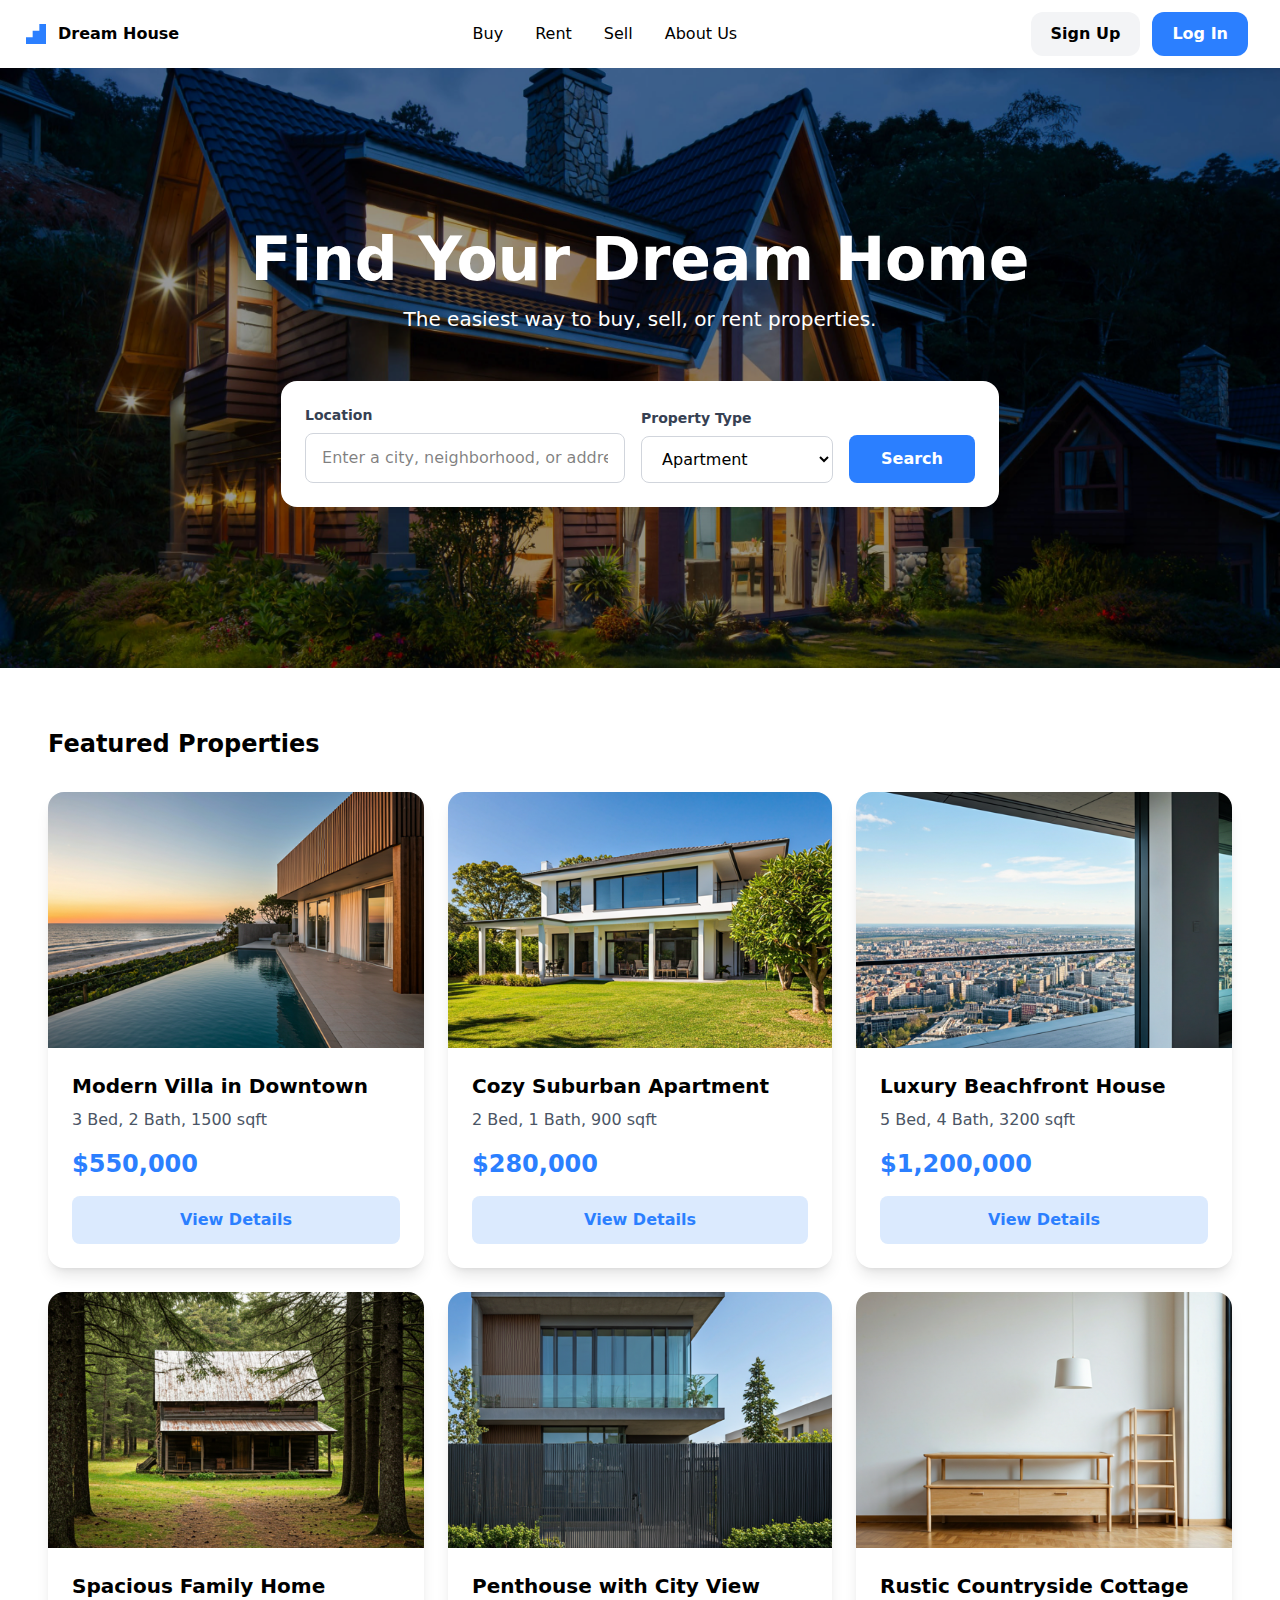
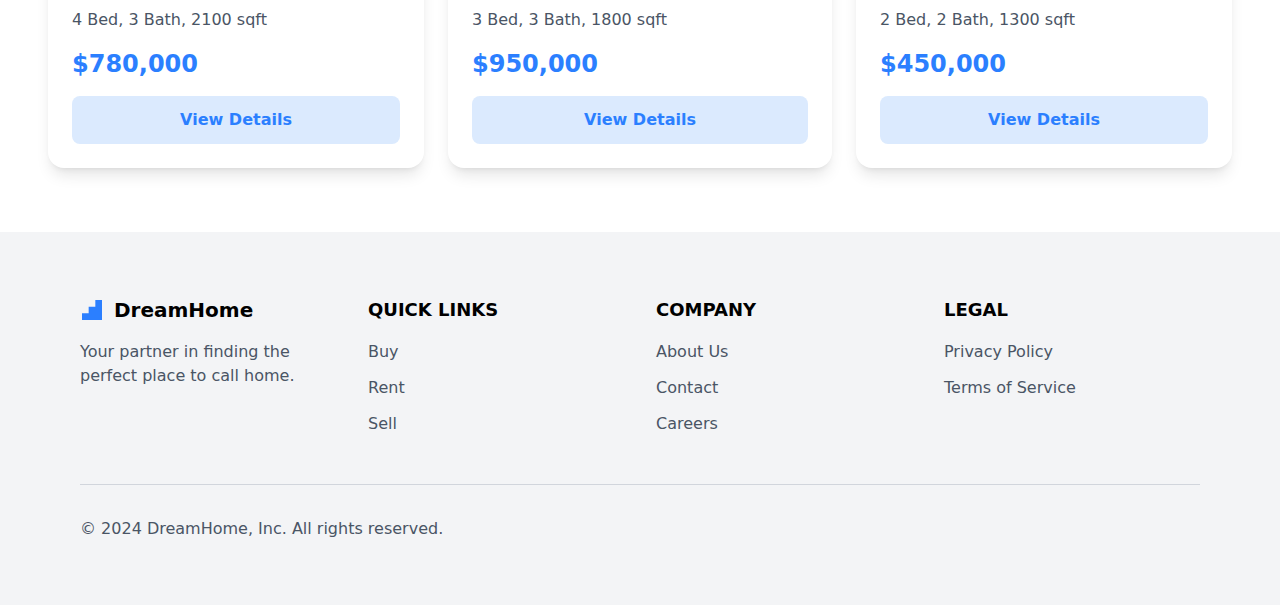
<file: index.html>
<!DOCTYPE html>
<html lang="en">
<head>
    <meta charset="UTF-8">
    <meta name="viewport" content="width=device-width, initial-scale=1.0">
    <title>Document</title>
    <link rel="stylesheet" href="./src/output.css">
    <link href="https://fonts.googleapis.com/css2?family=Playfair+Display:wght@400;600;700;800&display=swap" rel="stylesheet">

</head>
<body>
    <!-- main navbar code -->
   <header>
        <div class="flex py-3 items-center justify-between px-6 relative z-50">
            <div class=" font-bold flex gap-2.5">
                <svg fill="none" viewbox="0 0 48 48" xmlns="http://www.w3.org/2000/svg" class="h-6 w-6 text-blue-500">
<path d="M44 4H30.6666V17.3334H17.3334V30.6666H4V44H44V4Z" fill="currentColor"></path>
</svg>
                Dream House
            </div>
            <div class="hidden md:flex gap-8 font-sans">
                <div>
                    <a href="https://images.unsplash.com/photo-1556742208-999815fca738?ixlib=rb-4.1.0&q=85&fm=jpg&crop=entropy&cs=srgb&dl=clay-banks-qW_k6x5OfRc-unsplash.jpg">Buy</a>
                </div>
                <div>
                    <a href="#">Rent</a>
                </div>
                <div>
                    <a href="#">Sell</a>
                </div>
                <div>
                    <a href="#">About Us</a>
                </div>
            </div>
            <div class="flex gap-3">
                <div class="px-5 py-2.5 rounded-xl bg-gray-100 font-bold">
                    <a href="signup.html">Sign Up</a>
                </div>
                <div class="px-5 py-2.5 mr-2 rounded-xl bg-blue-500 text-white font-bold">
                    <a href="#">Log In</a>
                </div>
            </div>
        </div>
    </header>
    <!-- yha khtm hua navbar code -->

    <!-- image and searchbox -->
    <div class="relative">
        <img src="main.jpeg" alt="sorry" class="h-[600px] w-full object-cover">
        <!-- this is here due to make the image dull -->
        <div class="absolute inset-0 bg-black opacity-40"></div>
        
        <div class="absolute inset-0 mx-8 md:m-0 flex flex-col items-center justify-center z-10">

            <h1 class="text-4xl lg:text-6xl font-extrabold text-white mb-4">Find Your Dream Home</h1>
            
            <p class="text-xl text-white mb-12">The easiest way to buy, sell, or rent properties.</p>


            <div class="bg-white bg-opacity-90 rounded-2xl px-6 py-4 md:py-6 shadow-lg flex flex-wrap  gap-4 items-end">
                <!-- location input section -->
                <div class="flex flex-col">
                    <label class="text-sm font-semibold text-gray-700 mb-2">Location</label>
                    <input 
                        type="text" 
                        placeholder="Enter a city, neighborhood, or address" 
                        class="border border-gray-300 rounded-lg px-4 py-3 w-80 focus:outline-none focus:border-blue-500">
                </div>
                <!-- select property type-->
                <div class="flex flex-col">
                    <label class="text-sm font-semibold text-gray-700 mb-2">Property Type</label>
                    <select class="border border-gray-300 rounded-lg px-4 py-3 w-48 focus:outline-none focus:border-blue-500">
                        <option>Apartment</option>
                        <option>House</option>
                        <option>Condo</option>
                        <option>Villa</option>
                    </select>
                </div>
        
                <!-- ye hai search button -->
                <button class="bg-blue-500 text-white font-bold px-8 py-3 rounded-lg hover:bg-blue-600">
                Search
                </button>
            </div>
        </div>
    </div>
    <!--heading -->
    <div>
        <h1 class="mx-3 md:mx-10 text-2xl font-extrabold text-black pt-15 px-2 pb-8">Featured Properties</h1>
    </div>

    
    <!-- <div class="py-16 px-20 bg-gray-50">
    <h2 class="text-4xl font-bold text-center mb-12">Featured Properties</h2>
    </div> -->
    
    <!-- grid container main -->
    <div class="grid grid-cols-1 md:grid-cols-2 lg:grid-cols-3 mx-3 md:mx-10 gap-6">
        
        <!-- ye hai card 1 -->
        <div class="bg-white rounded-2xl overflow-hidden shadow-lg ml-2">
            <img src="example3.png" alt="Modern Villa" class="w-full h-64 object-cover">
            <div class="p-6">
                <h3 class="text-xl font-bold mb-2">Modern Villa in Downtown</h3>
                <p class="text-gray-600 mb-4">3 Bed, 2 Bath, 1500 sqft</p>
                <p class="text-2xl font-bold text-blue-500 mb-4">$550,000</p>
                <button class="w-full bg-blue-100 text-blue-500 font-bold py-3 rounded-lg hover:bg-blue-200">
                    View Details
                </button>
            </div>
        </div>
        
        <!--ye hai card 2 -->
        <div class="bg-white rounded-2xl overflow-hidden shadow-lg">
            <img src="example4.png" alt="Cozy Apartment" class="w-full h-64 object-cover">
            <div class="p-6">
                <h3 class="text-xl font-bold mb-2">Cozy Suburban Apartment</h3>
                <p class="text-gray-600 mb-4">2 Bed, 1 Bath, 900 sqft</p>
                <p class="text-2xl font-bold text-blue-500 mb-4">$280,000</p>
                <button class="w-full bg-blue-100 text-blue-500 font-bold py-3 rounded-lg hover:bg-blue-200">
                    View Details
                </button>
            </div>
        </div>
        
        <!-- ye hai card 3 -->
        <div class="bg-white rounded-2xl overflow-hidden shadow-lg mr-2">
            <img src="example5.png" alt="Luxury House" class="w-full h-64 object-cover">
            <div class="p-6">
                <h3 class="text-xl font-bold mb-2">Luxury Beachfront House</h3>
                <p class="text-gray-600 mb-4">5 Bed, 4 Bath, 3200 sqft</p>
                <p class="text-2xl font-bold text-blue-500 mb-4">$1,200,000</p>
                <button class="w-full bg-blue-100 text-blue-500 font-bold py-3 rounded-lg hover:bg-blue-200">
                    View Details
                </button>
            </div>
        </div>
        
        <!-- ye hai card 4 -->
        <div class="bg-white rounded-2xl overflow-hidden shadow-lg ml-2">
            <img src="example6.png" alt="Spacious Family Home" class="w-full h-64 object-cover">
            <div class="p-6">
                <h3 class="text-xl font-bold mb-2">Spacious Family Home</h3>
                <p class="text-gray-600 mb-4">4 Bed, 3 Bath, 2100 sqft</p>
                <p class="text-2xl font-bold text-blue-500 mb-4">$780,000</p>
                <button class="w-full bg-blue-100 text-blue-500 font-bold py-3 rounded-lg hover:bg-blue-200">
                    View Details
                </button>
            </div>
        </div>
        
        <!--ye hai card 5 -->
        <div class="bg-white rounded-2xl overflow-hidden shadow-lg ">
            <img src="example7.png" alt="Penthouse" class="w-full h-64 object-cover">
            <div class="p-6">
                <h3 class="text-xl font-bold mb-2">Penthouse with City View</h3>
                <p class="text-gray-600 mb-4">3 Bed, 3 Bath, 1800 sqft</p>
                <p class="text-2xl font-bold text-blue-500 mb-4">$950,000</p>
                <button class="w-full bg-blue-100 text-blue-500 font-bold py-3 rounded-lg hover:bg-blue-200">
                    View Details
                </button>
            </div>
        </div>
        
        <!-- ye hai card 6 -->
        <div class="bg-white rounded-2xl overflow-hidden shadow-lg mr-2">
            <img src="example8.png" alt="Rustic Cottage" class="w-full h-64 object-cover">
            <div class="p-6">
                <h3 class="text-xl font-bold mb-2">Rustic Countryside Cottage</h3>
                <p class="text-gray-600 mb-4">2 Bed, 2 Bath, 1300 sqft</p>
                <p class="text-2xl font-bold text-blue-500 mb-4">$450,000</p>
                <button class="w-full bg-blue-100 text-blue-500 font-bold py-3 rounded-lg hover:bg-blue-200">
                    View Details
                </button>
            </div>
        </div>
        
    </div>
    <!-- yeh hai footer section -->
<footer class="bg-gray-100 py-16 px-20 mt-16">
    <div class="grid grid-cols-4 gap-8">
        
        <!-- ye hai the col1: logo and tagline-->
        <div>
            <div class="flex gap-2.5 items-center mb-4">
                <svg fill="none" viewbox="0 0 48 48" xmlns="http://www.w3.org/2000/svg" class="h-6 w-6 text-blue-500">
                    <path d="M44 4H30.6666V17.3334H17.3334V30.6666H4V44H44V4Z" fill="currentColor"></path>
                </svg>
                <span class="text-xl font-bold">DreamHome</span>
            </div>
            <p class="text-gray-600">Your partner in finding the perfect place to call home.</p>
        </div>
        
        <!-- ye hai col2: quick links -->
        <div>
            <h3 class="font-bold text-lg mb-4">QUICK LINKS</h3>
            <ul class="space-y-3">
                <li><a href="#" class="text-gray-600 hover:text-blue-500">Buy</a></li>
                <li><a href="#" class="text-gray-600 hover:text-blue-500">Rent</a></li>
                <li><a href="#" class="text-gray-600 hover:text-blue-500">Sell</a></li>
            </ul>
        </div>
        
        <!-- ye hai col3: company -->
        <div>
            <h3 class="font-bold text-lg mb-4">COMPANY</h3>
            <ul class="space-y-3">
                <li><a href="#" class="text-gray-600 hover:text-blue-500">About Us</a></li>
                <li><a href="#" class="text-gray-600 hover:text-blue-500">Contact</a></li>
                <li><a href="#" class="text-gray-600 hover:text-blue-500">Careers</a></li>
            </ul>
        </div>
        
        <!-- ye hai col4: legal  -->
        <div>
            <h3 class="font-bold text-lg mb-4">LEGAL</h3>
            <ul class="space-y-3">
                <li><a href="#" class="text-gray-600 hover:text-blue-500">Privacy Policy</a></li>
                <li><a href="#" class="text-gray-600 hover:text-blue-500">Terms of Service</a></li>
            </ul>
        </div>
        
    </div>
    
    <!-- ye hai humara copyright section -->
    <div class="mt-12 pt-8 border-t border-gray-300">
        <p class="text-gray-600">© 2024 DreamHome, Inc. All rights reserved.</p>
    </div>
</footer>

</body>
</html>
</file>
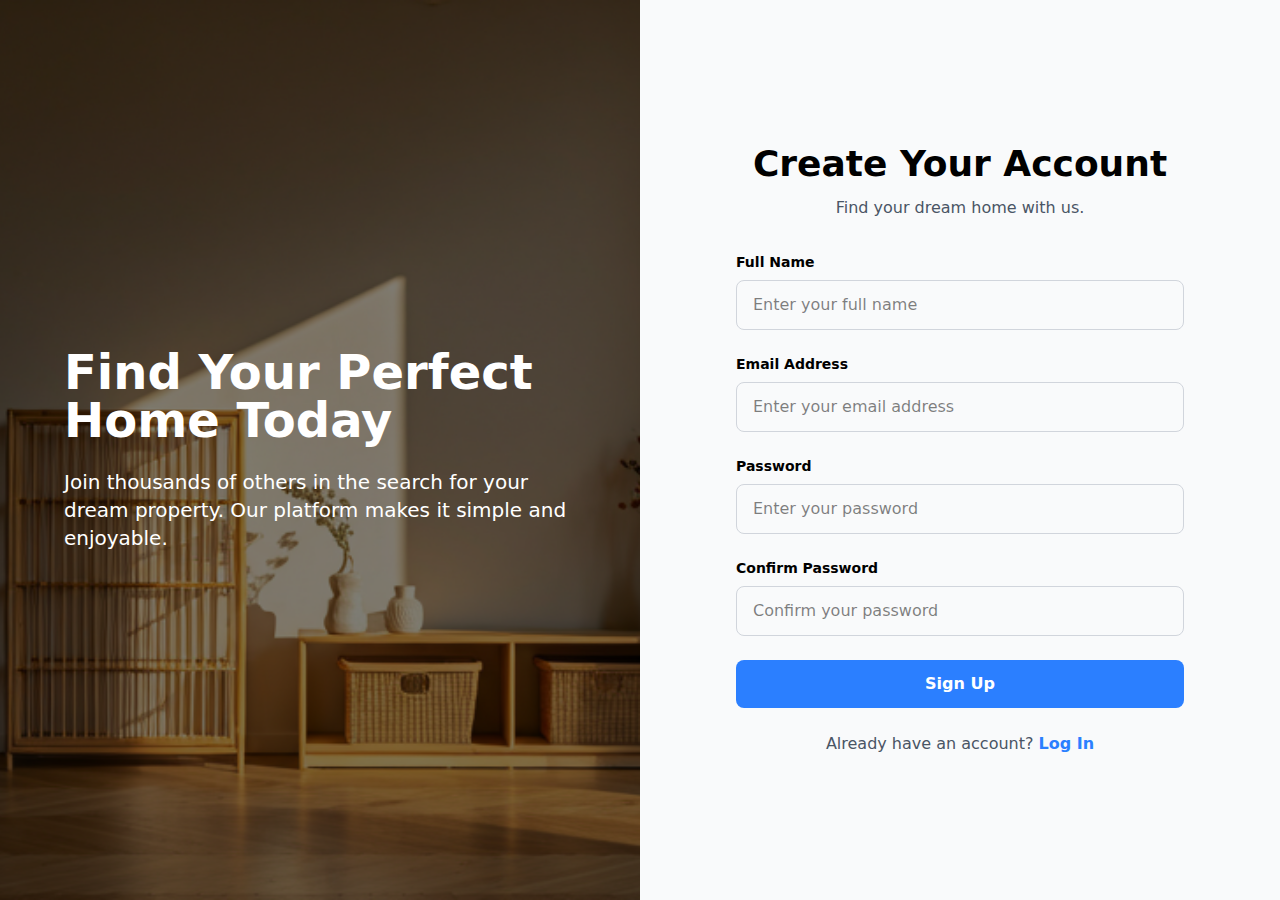
<file: signup.html>
<!DOCTYPE html>
<html lang="en">
<head>
    <meta charset="UTF-8">
    <meta name="viewport" content="width=device-width, initial-scale=1.0">
    <title>Document</title>
    <link rel="stylesheet" href="./src/output.css">
</head>
<body>
    <!-- the signup sec -->
<section class="grid grid-cols-1 md:grid-cols-2 min-h-screen">
    
    <!-- col1 left is the image for small device hidden krdo -->
    <div class="relative hidden md:block">
        <img src="signup.png" alt="Interior" class="w-full h-full object-cover">
        <div class="absolute inset-0 bg-black opacity-50"></div>
        
        <div class="absolute inset-0 flex flex-col justify-center px-16 z-10">
            <h2 class="text-5xl font-bold text-white mb-6">Find Your Perfect Home Today</h2>
            <p class="text-xl text-white">Join thousands of others in the search for your dream property. Our platform makes it simple and enjoyable.</p>
        </div>
    </div>
    
    <!-- the col2 form-->
    <div class="bg-gray-50 flex items-center justify-center px-16">
        <div class="w-full max-w-md">
            
            <h2 class="text-4xl font-bold text-center mb-3">Create Your Account</h2>
            <p class="text-gray-600 text-center mb-8">Find your dream home with us.</p>
            
            <!-- full name -->
            <div class="mb-6">
                <label class="block text-sm font-semibold mb-2">Full Name</label>
                <input 
                    type="text" 
                    placeholder="Enter your full name" 
                    class="w-full border border-gray-300 rounded-lg px-4 py-3 focus:outline-none focus:border-blue-500"
                >
            </div>
            
            <!-- ye hai humara email input -->
            <div class="mb-6">
                <label class="block text-sm font-semibold mb-2">Email Address</label>
                <input 
                    type="email" 
                    placeholder="Enter your email address" 
                    class="w-full border border-gray-300 rounded-lg px-4 py-3 focus:outline-none focus:border-blue-500"
                >
            </div>
            
            <!-- ye hai humara pass -->
            <div class="mb-6">
                <label class="block text-sm font-semibold mb-2">Password</label>
                <div class="relative">
                    <input 
                        type="password" 
                        placeholder="Enter your password" 
                        class="w-full border border-gray-300 rounded-lg px-4 py-3 focus:outline-none focus:border-blue-500"
                    >
                    <!-- <button class="absolute right-3 top-1/2 transform -translate-y-1/2 text-gray-400">
                        <svg class="w-5 h-5" fill="none" stroke="currentColor" viewBox="0 0 24 24">
                            <path stroke-linecap="round" stroke-linejoin="round" stroke-width="2" d="M15 12a3 3 0 11-6 0 3 3 0 016 0z"></path>
                            <path stroke-linecap="round" stroke-linejoin="round" stroke-width="2" d="M2.458 12C3.732 7.943 7.523 5 12 5c4.478 0 8.268 2.943 9.542 7-1.274 4.057-5.064 7-9.542 7-4.477 0-8.268-2.943-9.542-7z"></path>
                        </svg>
                    </button> -->
                </div>
            </div>
            
            <!-- ye hai humara confirm pass -->
            <div class="mb-6">
                <label class="block text-sm font-semibold mb-2">Confirm Password</label>
                <input 
                    type="password" 
                    placeholder="Confirm your password" 
                    class="w-full border border-gray-300 rounded-lg px-4 py-3 focus:outline-none focus:border-blue-500"
                >
            </div>
            
            <!-- ye hai humara button of sign up -->
            <a href="index.html">
            <button class="w-full bg-blue-500 text-white font-bold py-3 rounded-lg hover:bg-blue-600 mb-6 cursor-zoom-in">
                Sign Up
            </button>
            </a>

            <!-- ye hai humara login link -->
            <p class="text-center text-gray-600">
                Already have an account? <a href="#" class="text-blue-500 font-semibold hover:underline">Log In</a>
            </p>
            
        </div>
    </div>
    
</section>
</body>
</html>
</file>
<file: src/output.css>
/*! tailwindcss v4.1.17 | MIT License | https://tailwindcss.com */
@layer properties;
@layer theme, base, components, utilities;
@layer theme {
  :root, :host {
    --font-sans: ui-sans-serif, system-ui, sans-serif, "Apple Color Emoji",
      "Segoe UI Emoji", "Segoe UI Symbol", "Noto Color Emoji";
    --font-mono: ui-monospace, SFMono-Regular, Menlo, Monaco, Consolas, "Liberation Mono",
      "Courier New", monospace;
    --color-amber-800: oklch(47.3% 0.137 46.201);
    --color-teal-500: oklch(70.4% 0.14 182.503);
    --color-blue-100: oklch(93.2% 0.032 255.585);
    --color-blue-200: oklch(88.2% 0.059 254.128);
    --color-blue-500: oklch(62.3% 0.214 259.815);
    --color-blue-600: oklch(54.6% 0.245 262.881);
    --color-gray-50: oklch(98.5% 0.002 247.839);
    --color-gray-100: oklch(96.7% 0.003 264.542);
    --color-gray-300: oklch(87.2% 0.01 258.338);
    --color-gray-400: oklch(70.7% 0.022 261.325);
    --color-gray-600: oklch(44.6% 0.03 256.802);
    --color-gray-700: oklch(37.3% 0.034 259.733);
    --color-black: #000;
    --color-white: #fff;
    --spacing: 0.25rem;
    --container-md: 28rem;
    --text-sm: 0.875rem;
    --text-sm--line-height: calc(1.25 / 0.875);
    --text-lg: 1.125rem;
    --text-lg--line-height: calc(1.75 / 1.125);
    --text-xl: 1.25rem;
    --text-xl--line-height: calc(1.75 / 1.25);
    --text-2xl: 1.5rem;
    --text-2xl--line-height: calc(2 / 1.5);
    --text-4xl: 2.25rem;
    --text-4xl--line-height: calc(2.5 / 2.25);
    --text-5xl: 3rem;
    --text-5xl--line-height: 1;
    --text-6xl: 3.75rem;
    --text-6xl--line-height: 1;
    --font-weight-semibold: 600;
    --font-weight-bold: 700;
    --font-weight-extrabold: 800;
    --radius-lg: 0.5rem;
    --radius-xl: 0.75rem;
    --radius-2xl: 1rem;
    --default-font-family: var(--font-sans);
    --default-mono-font-family: var(--font-mono);
  }
}
@layer base {
  *, ::after, ::before, ::backdrop, ::file-selector-button {
    box-sizing: border-box;
    margin: 0;
    padding: 0;
    border: 0 solid;
  }
  html, :host {
    line-height: 1.5;
    -webkit-text-size-adjust: 100%;
    tab-size: 4;
    font-family: var(--default-font-family, ui-sans-serif, system-ui, sans-serif, "Apple Color Emoji", "Segoe UI Emoji", "Segoe UI Symbol", "Noto Color Emoji");
    font-feature-settings: var(--default-font-feature-settings, normal);
    font-variation-settings: var(--default-font-variation-settings, normal);
    -webkit-tap-highlight-color: transparent;
  }
  hr {
    height: 0;
    color: inherit;
    border-top-width: 1px;
  }
  abbr:where([title]) {
    -webkit-text-decoration: underline dotted;
    text-decoration: underline dotted;
  }
  h1, h2, h3, h4, h5, h6 {
    font-size: inherit;
    font-weight: inherit;
  }
  a {
    color: inherit;
    -webkit-text-decoration: inherit;
    text-decoration: inherit;
  }
  b, strong {
    font-weight: bolder;
  }
  code, kbd, samp, pre {
    font-family: var(--default-mono-font-family, ui-monospace, SFMono-Regular, Menlo, Monaco, Consolas, "Liberation Mono", "Courier New", monospace);
    font-feature-settings: var(--default-mono-font-feature-settings, normal);
    font-variation-settings: var(--default-mono-font-variation-settings, normal);
    font-size: 1em;
  }
  small {
    font-size: 80%;
  }
  sub, sup {
    font-size: 75%;
    line-height: 0;
    position: relative;
    vertical-align: baseline;
  }
  sub {
    bottom: -0.25em;
  }
  sup {
    top: -0.5em;
  }
  table {
    text-indent: 0;
    border-color: inherit;
    border-collapse: collapse;
  }
  :-moz-focusring {
    outline: auto;
  }
  progress {
    vertical-align: baseline;
  }
  summary {
    display: list-item;
  }
  ol, ul, menu {
    list-style: none;
  }
  img, svg, video, canvas, audio, iframe, embed, object {
    display: block;
    vertical-align: middle;
  }
  img, video {
    max-width: 100%;
    height: auto;
  }
  button, input, select, optgroup, textarea, ::file-selector-button {
    font: inherit;
    font-feature-settings: inherit;
    font-variation-settings: inherit;
    letter-spacing: inherit;
    color: inherit;
    border-radius: 0;
    background-color: transparent;
    opacity: 1;
  }
  :where(select:is([multiple], [size])) optgroup {
    font-weight: bolder;
  }
  :where(select:is([multiple], [size])) optgroup option {
    padding-inline-start: 20px;
  }
  ::file-selector-button {
    margin-inline-end: 4px;
  }
  ::placeholder {
    opacity: 1;
  }
  @supports (not (-webkit-appearance: -apple-pay-button))  or (contain-intrinsic-size: 1px) {
    ::placeholder {
      color: currentcolor;
      @supports (color: color-mix(in lab, red, red)) {
        color: color-mix(in oklab, currentcolor 50%, transparent);
      }
    }
  }
  textarea {
    resize: vertical;
  }
  ::-webkit-search-decoration {
    -webkit-appearance: none;
  }
  ::-webkit-date-and-time-value {
    min-height: 1lh;
    text-align: inherit;
  }
  ::-webkit-datetime-edit {
    display: inline-flex;
  }
  ::-webkit-datetime-edit-fields-wrapper {
    padding: 0;
  }
  ::-webkit-datetime-edit, ::-webkit-datetime-edit-year-field, ::-webkit-datetime-edit-month-field, ::-webkit-datetime-edit-day-field, ::-webkit-datetime-edit-hour-field, ::-webkit-datetime-edit-minute-field, ::-webkit-datetime-edit-second-field, ::-webkit-datetime-edit-millisecond-field, ::-webkit-datetime-edit-meridiem-field {
    padding-block: 0;
  }
  ::-webkit-calendar-picker-indicator {
    line-height: 1;
  }
  :-moz-ui-invalid {
    box-shadow: none;
  }
  button, input:where([type="button"], [type="reset"], [type="submit"]), ::file-selector-button {
    appearance: button;
  }
  ::-webkit-inner-spin-button, ::-webkit-outer-spin-button {
    height: auto;
  }
  [hidden]:where(:not([hidden="until-found"])) {
    display: none !important;
  }
}
@layer utilities {
  .absolute {
    position: absolute;
  }
  .relative {
    position: relative;
  }
  .inset-0 {
    inset: calc(var(--spacing) * 0);
  }
  .top-1\/2 {
    top: calc(1/2 * 100%);
  }
  .right-3 {
    right: calc(var(--spacing) * 3);
  }
  .z-10 {
    z-index: 10;
  }
  .z-50 {
    z-index: 50;
  }
  .container {
    width: 100%;
    @media (width >= 40rem) {
      max-width: 40rem;
    }
    @media (width >= 48rem) {
      max-width: 48rem;
    }
    @media (width >= 64rem) {
      max-width: 64rem;
    }
    @media (width >= 80rem) {
      max-width: 80rem;
    }
    @media (width >= 96rem) {
      max-width: 96rem;
    }
  }
  .mx-3 {
    margin-inline: calc(var(--spacing) * 3);
  }
  .mx-8 {
    margin-inline: calc(var(--spacing) * 8);
  }
  .mt-12 {
    margin-top: calc(var(--spacing) * 12);
  }
  .mt-16 {
    margin-top: calc(var(--spacing) * 16);
  }
  .mr-2 {
    margin-right: calc(var(--spacing) * 2);
  }
  .mb-2 {
    margin-bottom: calc(var(--spacing) * 2);
  }
  .mb-3 {
    margin-bottom: calc(var(--spacing) * 3);
  }
  .mb-4 {
    margin-bottom: calc(var(--spacing) * 4);
  }
  .mb-6 {
    margin-bottom: calc(var(--spacing) * 6);
  }
  .mb-8 {
    margin-bottom: calc(var(--spacing) * 8);
  }
  .mb-12 {
    margin-bottom: calc(var(--spacing) * 12);
  }
  .ml-2 {
    margin-left: calc(var(--spacing) * 2);
  }
  .block {
    display: block;
  }
  .flex {
    display: flex;
  }
  .grid {
    display: grid;
  }
  .hidden {
    display: none;
  }
  .h-5 {
    height: calc(var(--spacing) * 5);
  }
  .h-6 {
    height: calc(var(--spacing) * 6);
  }
  .h-64 {
    height: calc(var(--spacing) * 64);
  }
  .h-\[600px\] {
    height: 600px;
  }
  .h-full {
    height: 100%;
  }
  .min-h-screen {
    min-height: 100vh;
  }
  .w-5 {
    width: calc(var(--spacing) * 5);
  }
  .w-6 {
    width: calc(var(--spacing) * 6);
  }
  .w-48 {
    width: calc(var(--spacing) * 48);
  }
  .w-80 {
    width: calc(var(--spacing) * 80);
  }
  .w-full {
    width: 100%;
  }
  .max-w-md {
    max-width: var(--container-md);
  }
  .-translate-y-1\/2 {
    --tw-translate-y: calc(calc(1/2 * 100%) * -1);
    translate: var(--tw-translate-x) var(--tw-translate-y);
  }
  .transform {
    transform: var(--tw-rotate-x,) var(--tw-rotate-y,) var(--tw-rotate-z,) var(--tw-skew-x,) var(--tw-skew-y,);
  }
  .cursor-alias {
    cursor: alias;
  }
  .cursor-cell {
    cursor: cell;
  }
  .cursor-crosshair {
    cursor: crosshair;
  }
  .cursor-pointer {
    cursor: pointer;
  }
  .cursor-zoom-in {
    cursor: zoom-in;
  }
  .grid-cols-1 {
    grid-template-columns: repeat(1, minmax(0, 1fr));
  }
  .grid-cols-2 {
    grid-template-columns: repeat(2, minmax(0, 1fr));
  }
  .grid-cols-4 {
    grid-template-columns: repeat(4, minmax(0, 1fr));
  }
  .flex-col {
    flex-direction: column;
  }
  .flex-wrap {
    flex-wrap: wrap;
  }
  .items-center {
    align-items: center;
  }
  .items-end {
    align-items: flex-end;
  }
  .justify-between {
    justify-content: space-between;
  }
  .justify-center {
    justify-content: center;
  }
  .gap-2\.5 {
    gap: calc(var(--spacing) * 2.5);
  }
  .gap-3 {
    gap: calc(var(--spacing) * 3);
  }
  .gap-4 {
    gap: calc(var(--spacing) * 4);
  }
  .gap-6 {
    gap: calc(var(--spacing) * 6);
  }
  .gap-8 {
    gap: calc(var(--spacing) * 8);
  }
  .space-y-3 {
    :where(& > :not(:last-child)) {
      --tw-space-y-reverse: 0;
      margin-block-start: calc(calc(var(--spacing) * 3) * var(--tw-space-y-reverse));
      margin-block-end: calc(calc(var(--spacing) * 3) * calc(1 - var(--tw-space-y-reverse)));
    }
  }
  .overflow-hidden {
    overflow: hidden;
  }
  .rounded-2xl {
    border-radius: var(--radius-2xl);
  }
  .rounded-lg {
    border-radius: var(--radius-lg);
  }
  .rounded-xl {
    border-radius: var(--radius-xl);
  }
  .border {
    border-style: var(--tw-border-style);
    border-width: 1px;
  }
  .border-t {
    border-top-style: var(--tw-border-style);
    border-top-width: 1px;
  }
  .border-gray-300 {
    border-color: var(--color-gray-300);
  }
  .bg-black {
    background-color: var(--color-black);
  }
  .bg-blue-100 {
    background-color: var(--color-blue-100);
  }
  .bg-blue-500 {
    background-color: var(--color-blue-500);
  }
  .bg-gray-50 {
    background-color: var(--color-gray-50);
  }
  .bg-gray-100 {
    background-color: var(--color-gray-100);
  }
  .bg-white {
    background-color: var(--color-white);
  }
  .object-cover {
    object-fit: cover;
  }
  .p-6 {
    padding: calc(var(--spacing) * 6);
  }
  .px-2 {
    padding-inline: calc(var(--spacing) * 2);
  }
  .px-4 {
    padding-inline: calc(var(--spacing) * 4);
  }
  .px-5 {
    padding-inline: calc(var(--spacing) * 5);
  }
  .px-6 {
    padding-inline: calc(var(--spacing) * 6);
  }
  .px-8 {
    padding-inline: calc(var(--spacing) * 8);
  }
  .px-16 {
    padding-inline: calc(var(--spacing) * 16);
  }
  .px-20 {
    padding-inline: calc(var(--spacing) * 20);
  }
  .py-2\.5 {
    padding-block: calc(var(--spacing) * 2.5);
  }
  .py-3 {
    padding-block: calc(var(--spacing) * 3);
  }
  .py-4 {
    padding-block: calc(var(--spacing) * 4);
  }
  .py-16 {
    padding-block: calc(var(--spacing) * 16);
  }
  .pt-8 {
    padding-top: calc(var(--spacing) * 8);
  }
  .pt-15 {
    padding-top: calc(var(--spacing) * 15);
  }
  .pb-8 {
    padding-bottom: calc(var(--spacing) * 8);
  }
  .text-center {
    text-align: center;
  }
  .font-sans {
    font-family: var(--font-sans);
  }
  .text-2xl {
    font-size: var(--text-2xl);
    line-height: var(--tw-leading, var(--text-2xl--line-height));
  }
  .text-4xl {
    font-size: var(--text-4xl);
    line-height: var(--tw-leading, var(--text-4xl--line-height));
  }
  .text-5xl {
    font-size: var(--text-5xl);
    line-height: var(--tw-leading, var(--text-5xl--line-height));
  }
  .text-lg {
    font-size: var(--text-lg);
    line-height: var(--tw-leading, var(--text-lg--line-height));
  }
  .text-sm {
    font-size: var(--text-sm);
    line-height: var(--tw-leading, var(--text-sm--line-height));
  }
  .text-xl {
    font-size: var(--text-xl);
    line-height: var(--tw-leading, var(--text-xl--line-height));
  }
  .font-bold {
    --tw-font-weight: var(--font-weight-bold);
    font-weight: var(--font-weight-bold);
  }
  .font-extrabold {
    --tw-font-weight: var(--font-weight-extrabold);
    font-weight: var(--font-weight-extrabold);
  }
  .font-semibold {
    --tw-font-weight: var(--font-weight-semibold);
    font-weight: var(--font-weight-semibold);
  }
  .text-black {
    color: var(--color-black);
  }
  .text-blue-500 {
    color: var(--color-blue-500);
  }
  .text-gray-400 {
    color: var(--color-gray-400);
  }
  .text-gray-600 {
    color: var(--color-gray-600);
  }
  .text-gray-700 {
    color: var(--color-gray-700);
  }
  .text-white {
    color: var(--color-white);
  }
  .opacity-40 {
    opacity: 40%;
  }
  .opacity-50 {
    opacity: 50%;
  }
  .shadow-lg {
    --tw-shadow: 0 10px 15px -3px var(--tw-shadow-color, rgb(0 0 0 / 0.1)), 0 4px 6px -4px var(--tw-shadow-color, rgb(0 0 0 / 0.1));
    box-shadow: var(--tw-inset-shadow), var(--tw-inset-ring-shadow), var(--tw-ring-offset-shadow), var(--tw-ring-shadow), var(--tw-shadow);
  }
  .hover\:cursor-pointer {
    &:hover {
      @media (hover: hover) {
        cursor: pointer;
      }
    }
  }
  .hover\:bg-blue-200 {
    &:hover {
      @media (hover: hover) {
        background-color: var(--color-blue-200);
      }
    }
  }
  .hover\:bg-blue-600 {
    &:hover {
      @media (hover: hover) {
        background-color: var(--color-blue-600);
      }
    }
  }
  .hover\:text-blue-500 {
    &:hover {
      @media (hover: hover) {
        color: var(--color-blue-500);
      }
    }
  }
  .hover\:underline {
    &:hover {
      @media (hover: hover) {
        text-decoration-line: underline;
      }
    }
  }
  .focus\:border-blue-500 {
    &:focus {
      border-color: var(--color-blue-500);
    }
  }
  .focus\:bg-amber-800 {
    &:focus {
      background-color: var(--color-amber-800);
    }
  }
  .focus\:outline-none {
    &:focus {
      --tw-outline-style: none;
      outline-style: none;
    }
  }
  .active\:bg-teal-500 {
    &:active {
      background-color: var(--color-teal-500);
    }
  }
  .md\:m-0 {
    @media (width >= 48rem) {
      margin: calc(var(--spacing) * 0);
    }
  }
  .md\:mx-10 {
    @media (width >= 48rem) {
      margin-inline: calc(var(--spacing) * 10);
    }
  }
  .md\:block {
    @media (width >= 48rem) {
      display: block;
    }
  }
  .md\:flex {
    @media (width >= 48rem) {
      display: flex;
    }
  }
  .md\:grid {
    @media (width >= 48rem) {
      display: grid;
    }
  }
  .md\:grid-cols-2 {
    @media (width >= 48rem) {
      grid-template-columns: repeat(2, minmax(0, 1fr));
    }
  }
  .md\:py-6 {
    @media (width >= 48rem) {
      padding-block: calc(var(--spacing) * 6);
    }
  }
  .lg\:grid-cols-3 {
    @media (width >= 64rem) {
      grid-template-columns: repeat(3, minmax(0, 1fr));
    }
  }
  .lg\:text-6xl {
    @media (width >= 64rem) {
      font-size: var(--text-6xl);
      line-height: var(--tw-leading, var(--text-6xl--line-height));
    }
  }
}
@property --tw-translate-x {
  syntax: "*";
  inherits: false;
  initial-value: 0;
}
@property --tw-translate-y {
  syntax: "*";
  inherits: false;
  initial-value: 0;
}
@property --tw-translate-z {
  syntax: "*";
  inherits: false;
  initial-value: 0;
}
@property --tw-rotate-x {
  syntax: "*";
  inherits: false;
}
@property --tw-rotate-y {
  syntax: "*";
  inherits: false;
}
@property --tw-rotate-z {
  syntax: "*";
  inherits: false;
}
@property --tw-skew-x {
  syntax: "*";
  inherits: false;
}
@property --tw-skew-y {
  syntax: "*";
  inherits: false;
}
@property --tw-space-y-reverse {
  syntax: "*";
  inherits: false;
  initial-value: 0;
}
@property --tw-border-style {
  syntax: "*";
  inherits: false;
  initial-value: solid;
}
@property --tw-font-weight {
  syntax: "*";
  inherits: false;
}
@property --tw-shadow {
  syntax: "*";
  inherits: false;
  initial-value: 0 0 #0000;
}
@property --tw-shadow-color {
  syntax: "*";
  inherits: false;
}
@property --tw-shadow-alpha {
  syntax: "<percentage>";
  inherits: false;
  initial-value: 100%;
}
@property --tw-inset-shadow {
  syntax: "*";
  inherits: false;
  initial-value: 0 0 #0000;
}
@property --tw-inset-shadow-color {
  syntax: "*";
  inherits: false;
}
@property --tw-inset-shadow-alpha {
  syntax: "<percentage>";
  inherits: false;
  initial-value: 100%;
}
@property --tw-ring-color {
  syntax: "*";
  inherits: false;
}
@property --tw-ring-shadow {
  syntax: "*";
  inherits: false;
  initial-value: 0 0 #0000;
}
@property --tw-inset-ring-color {
  syntax: "*";
  inherits: false;
}
@property --tw-inset-ring-shadow {
  syntax: "*";
  inherits: false;
  initial-value: 0 0 #0000;
}
@property --tw-ring-inset {
  syntax: "*";
  inherits: false;
}
@property --tw-ring-offset-width {
  syntax: "<length>";
  inherits: false;
  initial-value: 0px;
}
@property --tw-ring-offset-color {
  syntax: "*";
  inherits: false;
  initial-value: #fff;
}
@property --tw-ring-offset-shadow {
  syntax: "*";
  inherits: false;
  initial-value: 0 0 #0000;
}
@layer properties {
  @supports ((-webkit-hyphens: none) and (not (margin-trim: inline))) or ((-moz-orient: inline) and (not (color:rgb(from red r g b)))) {
    *, ::before, ::after, ::backdrop {
      --tw-translate-x: 0;
      --tw-translate-y: 0;
      --tw-translate-z: 0;
      --tw-rotate-x: initial;
      --tw-rotate-y: initial;
      --tw-rotate-z: initial;
      --tw-skew-x: initial;
      --tw-skew-y: initial;
      --tw-space-y-reverse: 0;
      --tw-border-style: solid;
      --tw-font-weight: initial;
      --tw-shadow: 0 0 #0000;
      --tw-shadow-color: initial;
      --tw-shadow-alpha: 100%;
      --tw-inset-shadow: 0 0 #0000;
      --tw-inset-shadow-color: initial;
      --tw-inset-shadow-alpha: 100%;
      --tw-ring-color: initial;
      --tw-ring-shadow: 0 0 #0000;
      --tw-inset-ring-color: initial;
      --tw-inset-ring-shadow: 0 0 #0000;
      --tw-ring-inset: initial;
      --tw-ring-offset-width: 0px;
      --tw-ring-offset-color: #fff;
      --tw-ring-offset-shadow: 0 0 #0000;
    }
  }
}
</file>
